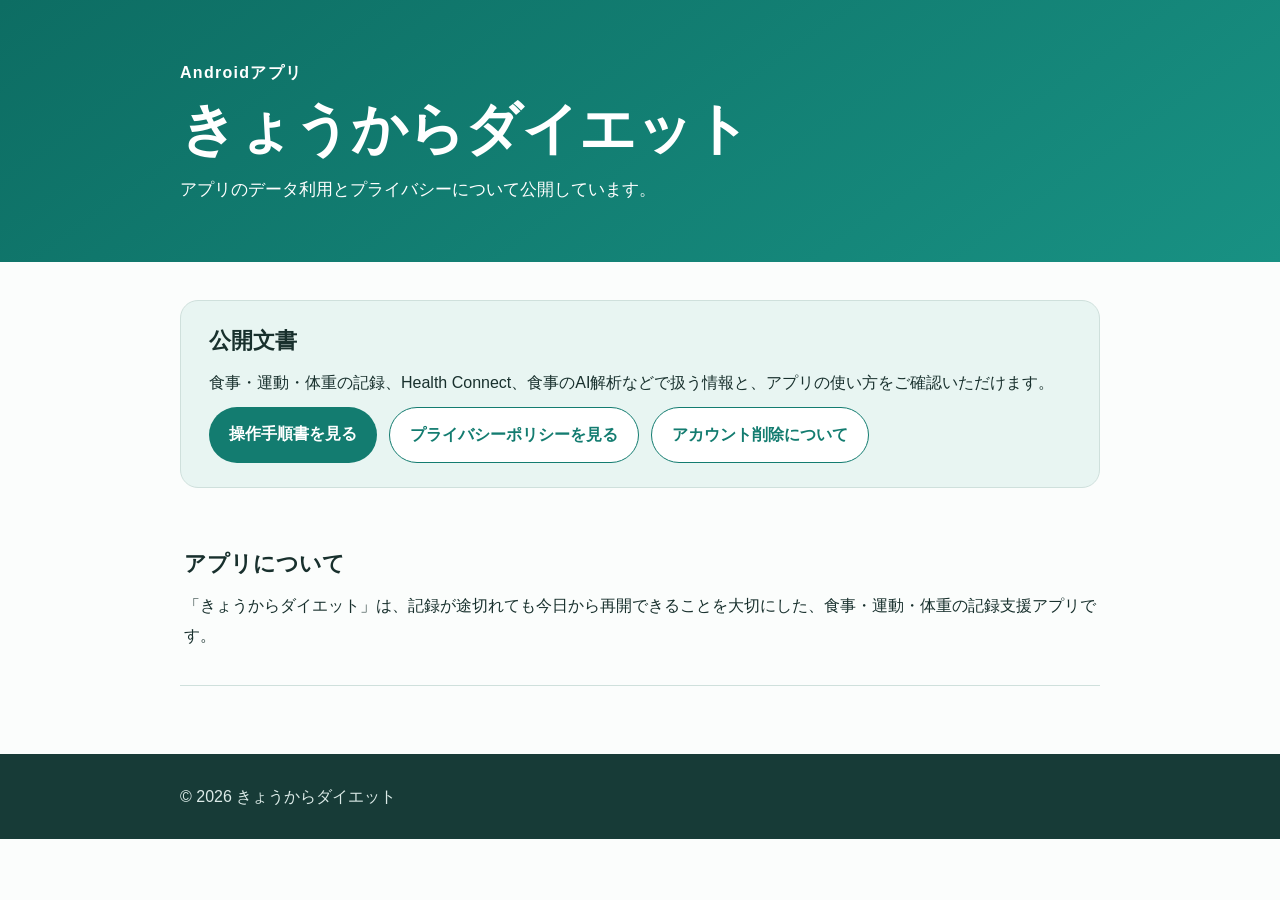
<file: index.html>
<!doctype html>
<html lang="ja">
<head>
  <meta charset="utf-8">
  <meta name="viewport" content="width=device-width, initial-scale=1">
  <meta name="description" content="Androidアプリ『きょうからダイエット』の公開文書">
  <meta name="theme-color" content="#137c70">
  <title>きょうからダイエット｜公開文書</title>
  <link rel="stylesheet" href="styles.css">
</head>
<body>
  <header class="hero"><div class="wrap"><p class="eyebrow">Androidアプリ</p><h1>きょうからダイエット</h1><p class="lead">アプリのデータ利用とプライバシーについて公開しています。</p></div></header>
  <main class="wrap policy">
    <section class="summary"><h2>公開文書</h2><p>食事・運動・体重の記録、Health Connect、食事のAI解析などで扱う情報と、アプリの使い方をご確認いただけます。</p><div class="actions"><a class="button" href="guide/">操作手順書を見る</a><a class="button secondary" href="privacy-policy/">プライバシーポリシーを見る</a><a class="button secondary" href="account-deletion/">アカウント削除について</a></div></section>
    <section><h2>アプリについて</h2><p>「きょうからダイエット」は、記録が途切れても今日から再開できることを大切にした、食事・運動・体重の記録支援アプリです。</p></section>
  </main>
  <footer><div class="wrap">© 2026 きょうからダイエット</div></footer>
</body>
</html>
</file>
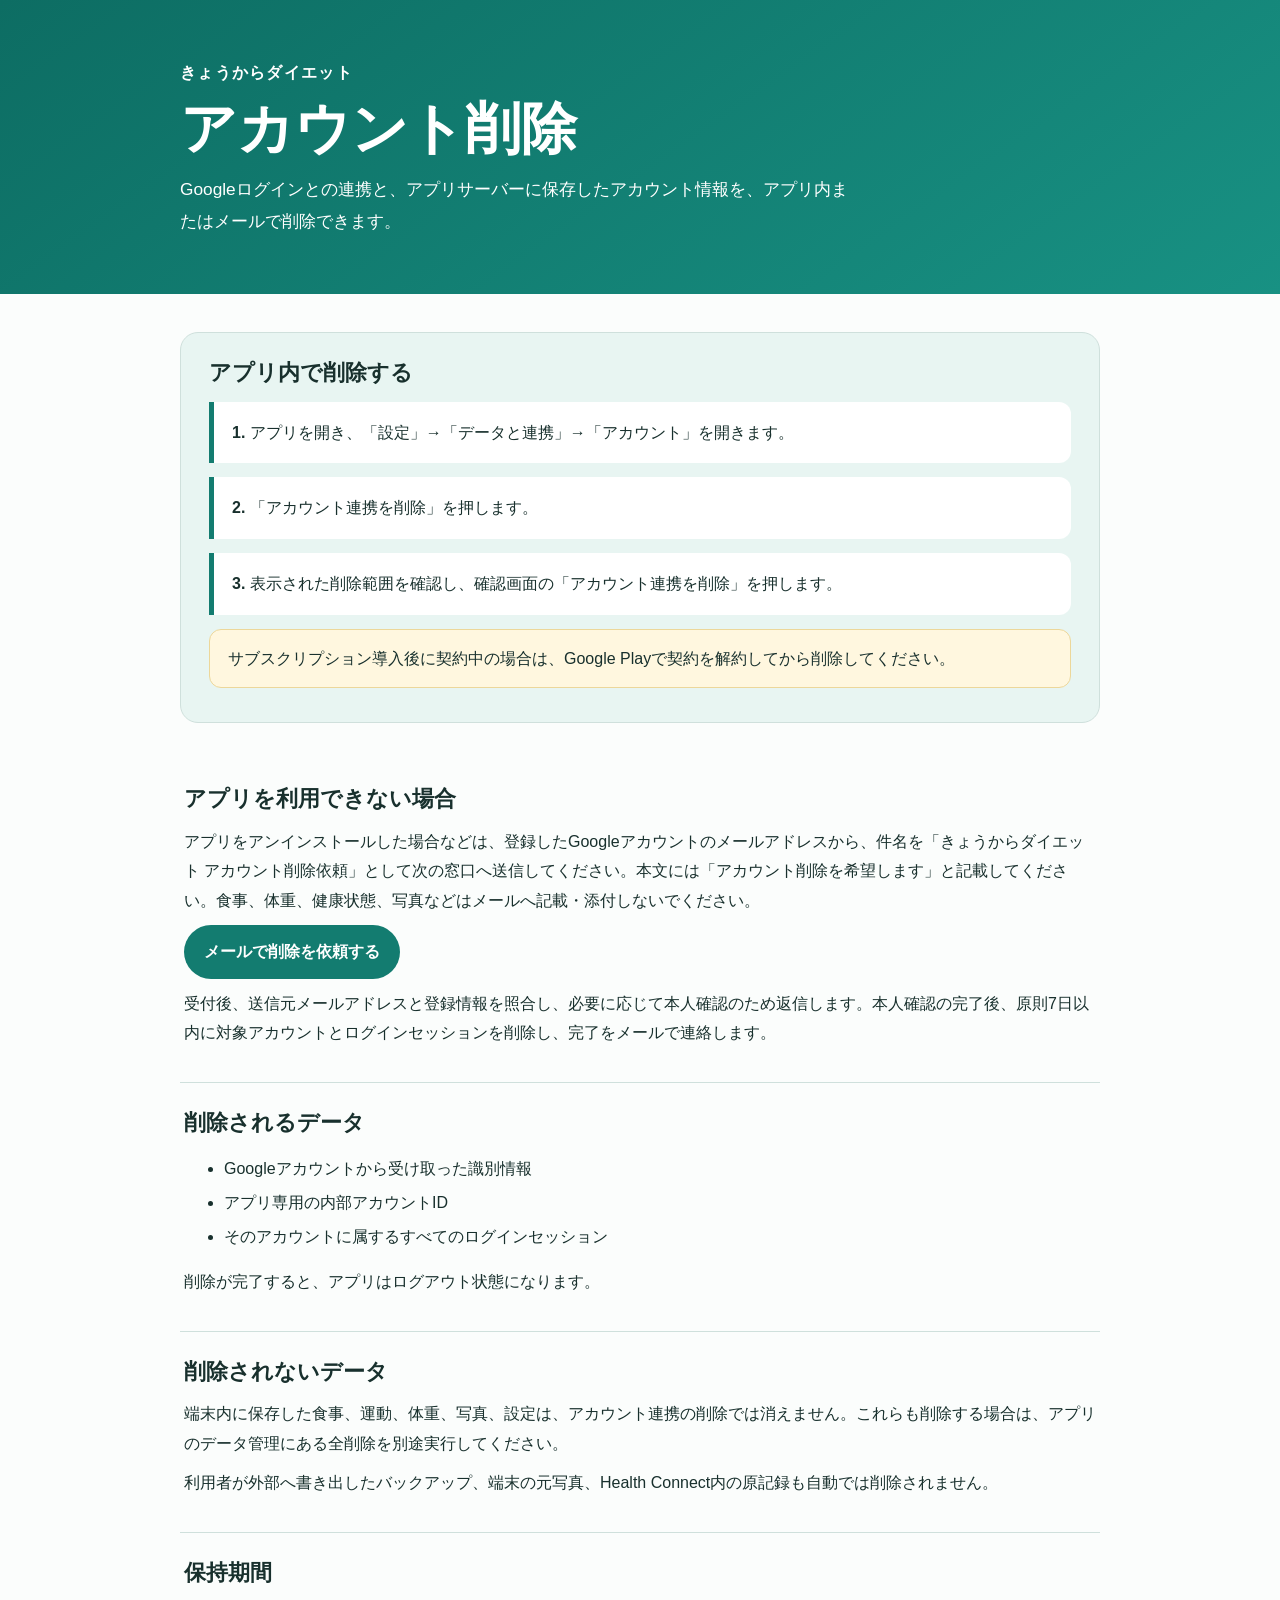
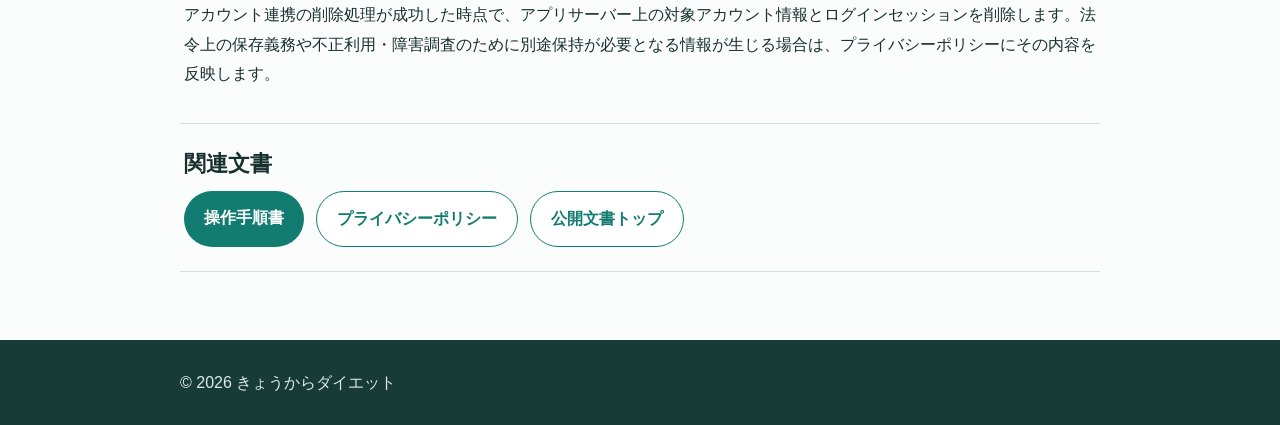
<file: account-deletion/index.html>
<!doctype html>
<html lang="ja">
<head>
  <meta charset="utf-8">
  <meta name="viewport" content="width=device-width, initial-scale=1">
  <meta name="description" content="Androidアプリ『きょうからダイエット』のアカウント削除手順">
  <meta name="theme-color" content="#137c70">
  <title>アカウント削除｜きょうからダイエット</title>
  <link rel="stylesheet" href="../styles.css">
</head>
<body>
  <header class="hero"><div class="wrap"><p class="eyebrow">きょうからダイエット</p><h1>アカウント削除</h1><p class="lead">Googleログインとの連携と、アプリサーバーに保存したアカウント情報を、アプリ内またはメールで削除できます。</p></div></header>
  <main class="wrap policy">
    <section class="summary"><h2>アプリ内で削除する</h2><div class="step"><strong>1.</strong> アプリを開き、「設定」→「データと連携」→「アカウント」を開きます。</div><div class="step"><strong>2.</strong> 「アカウント連携を削除」を押します。</div><div class="step"><strong>3.</strong> 表示された削除範囲を確認し、確認画面の「アカウント連携を削除」を押します。</div><p class="note">サブスクリプション導入後に契約中の場合は、Google Playで契約を解約してから削除してください。</p></section>
    <section><h2>アプリを利用できない場合</h2><p>アプリをアンインストールした場合などは、登録したGoogleアカウントのメールアドレスから、件名を「きょうからダイエット アカウント削除依頼」として次の窓口へ送信してください。本文には「アカウント削除を希望します」と記載してください。食事、体重、健康状態、写真などはメールへ記載・添付しないでください。</p><div class="actions"><a class="button" href="mailto:onpace1216@gmail.com?subject=%E3%81%8D%E3%82%87%E3%81%86%E3%81%8B%E3%82%89%E3%83%80%E3%82%A4%E3%82%A8%E3%83%83%E3%83%88%20%E3%82%A2%E3%82%AB%E3%82%A6%E3%83%B3%E3%83%88%E5%89%8A%E9%99%A4%E4%BE%9D%E9%A0%BC&body=%E3%82%A2%E3%82%AB%E3%82%A6%E3%83%B3%E3%83%88%E5%89%8A%E9%99%A4%E3%82%92%E5%B8%8C%E6%9C%9B%E3%81%97%E3%81%BE%E3%81%99%E3%80%82">メールで削除を依頼する</a></div><p>受付後、送信元メールアドレスと登録情報を照合し、必要に応じて本人確認のため返信します。本人確認の完了後、原則7日以内に対象アカウントとログインセッションを削除し、完了をメールで連絡します。</p></section>
    <section><h2>削除されるデータ</h2><ul><li>Googleアカウントから受け取った識別情報</li><li>アプリ専用の内部アカウントID</li><li>そのアカウントに属するすべてのログインセッション</li></ul><p>削除が完了すると、アプリはログアウト状態になります。</p></section>
    <section><h2>削除されないデータ</h2><p>端末内に保存した食事、運動、体重、写真、設定は、アカウント連携の削除では消えません。これらも削除する場合は、アプリのデータ管理にある全削除を別途実行してください。</p><p>利用者が外部へ書き出したバックアップ、端末の元写真、Health Connect内の原記録も自動では削除されません。</p></section>
    <section><h2>保持期間</h2><p>アカウント連携の削除処理が成功した時点で、アプリサーバー上の対象アカウント情報とログインセッションを削除します。法令上の保存義務や不正利用・障害調査のために別途保持が必要となる情報が生じる場合は、プライバシーポリシーにその内容を反映します。</p></section>
    <section><h2>関連文書</h2><div class="actions"><a class="button" href="../guide/">操作手順書</a><a class="button secondary" href="../privacy-policy/">プライバシーポリシー</a><a class="button secondary" href="../">公開文書トップ</a></div></section>
  </main>
  <footer><div class="wrap">© 2026 きょうからダイエット</div></footer>
</body>
</html>
</file>
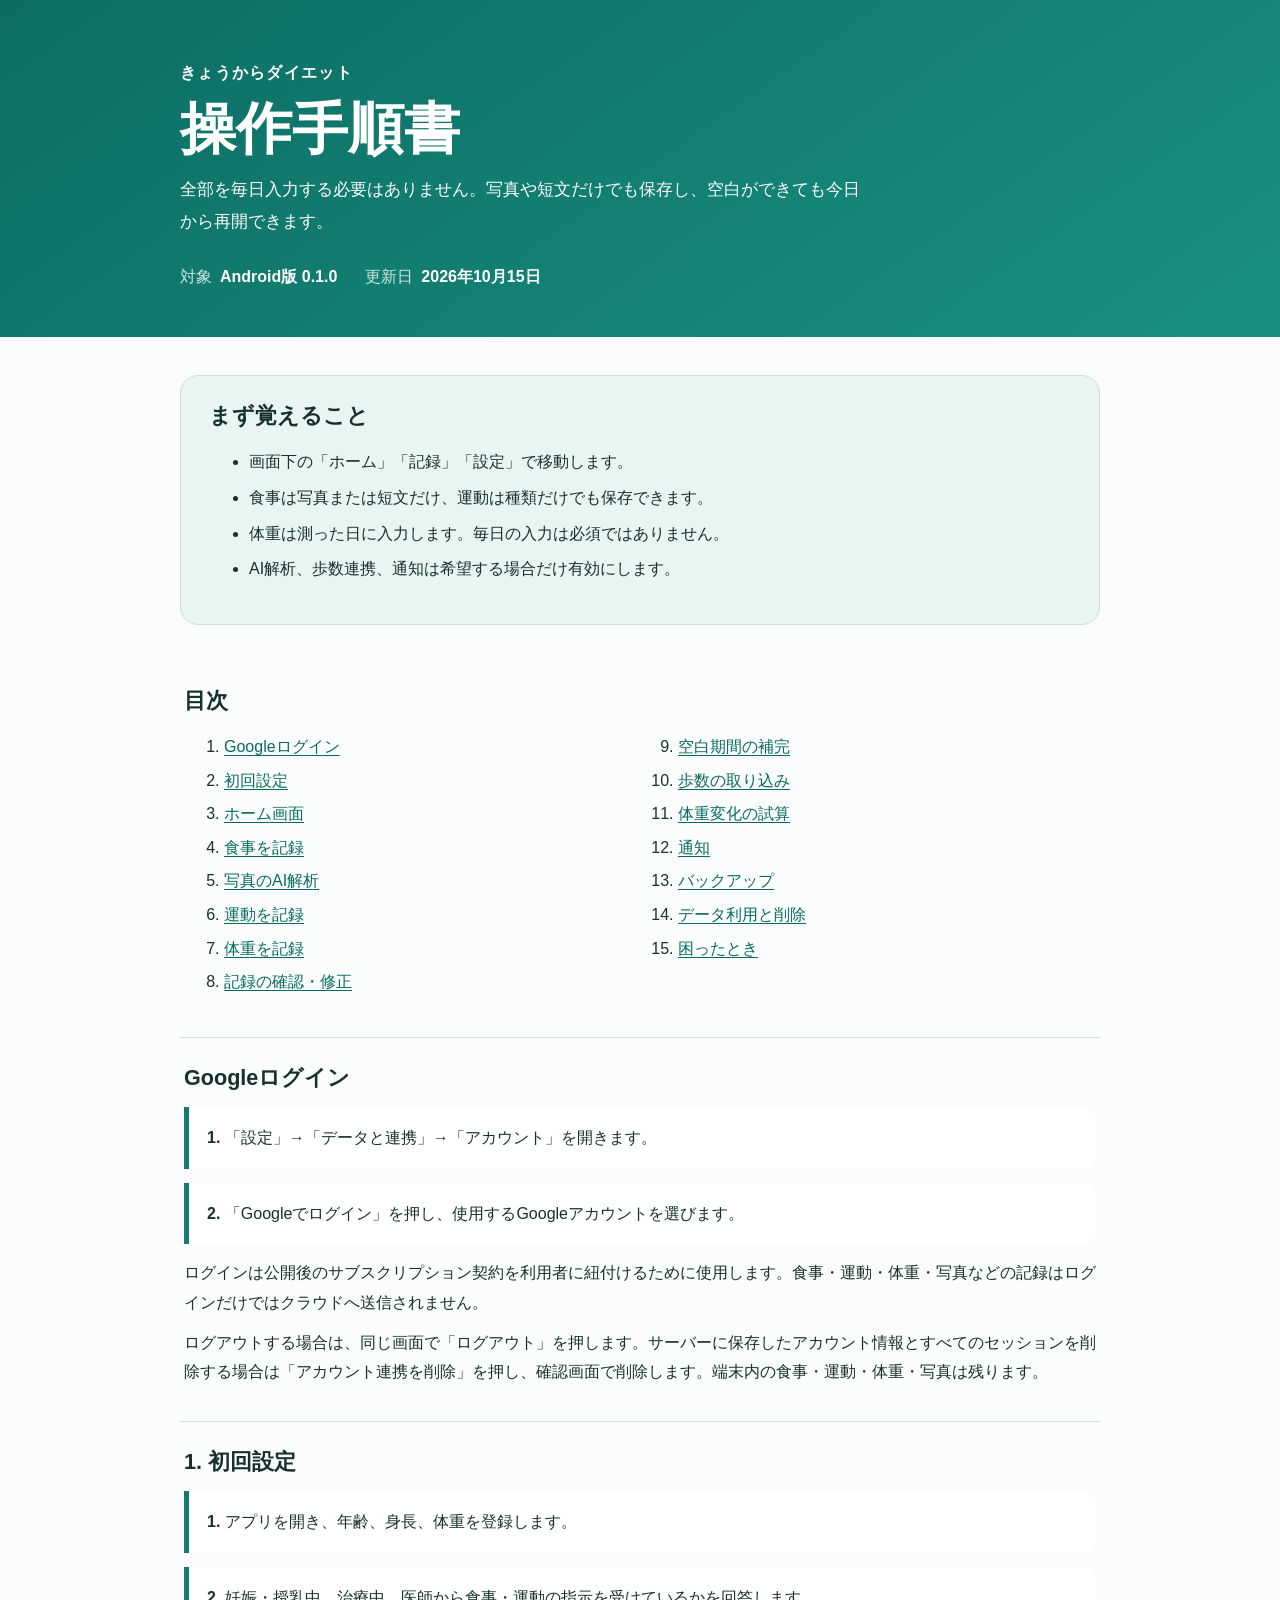
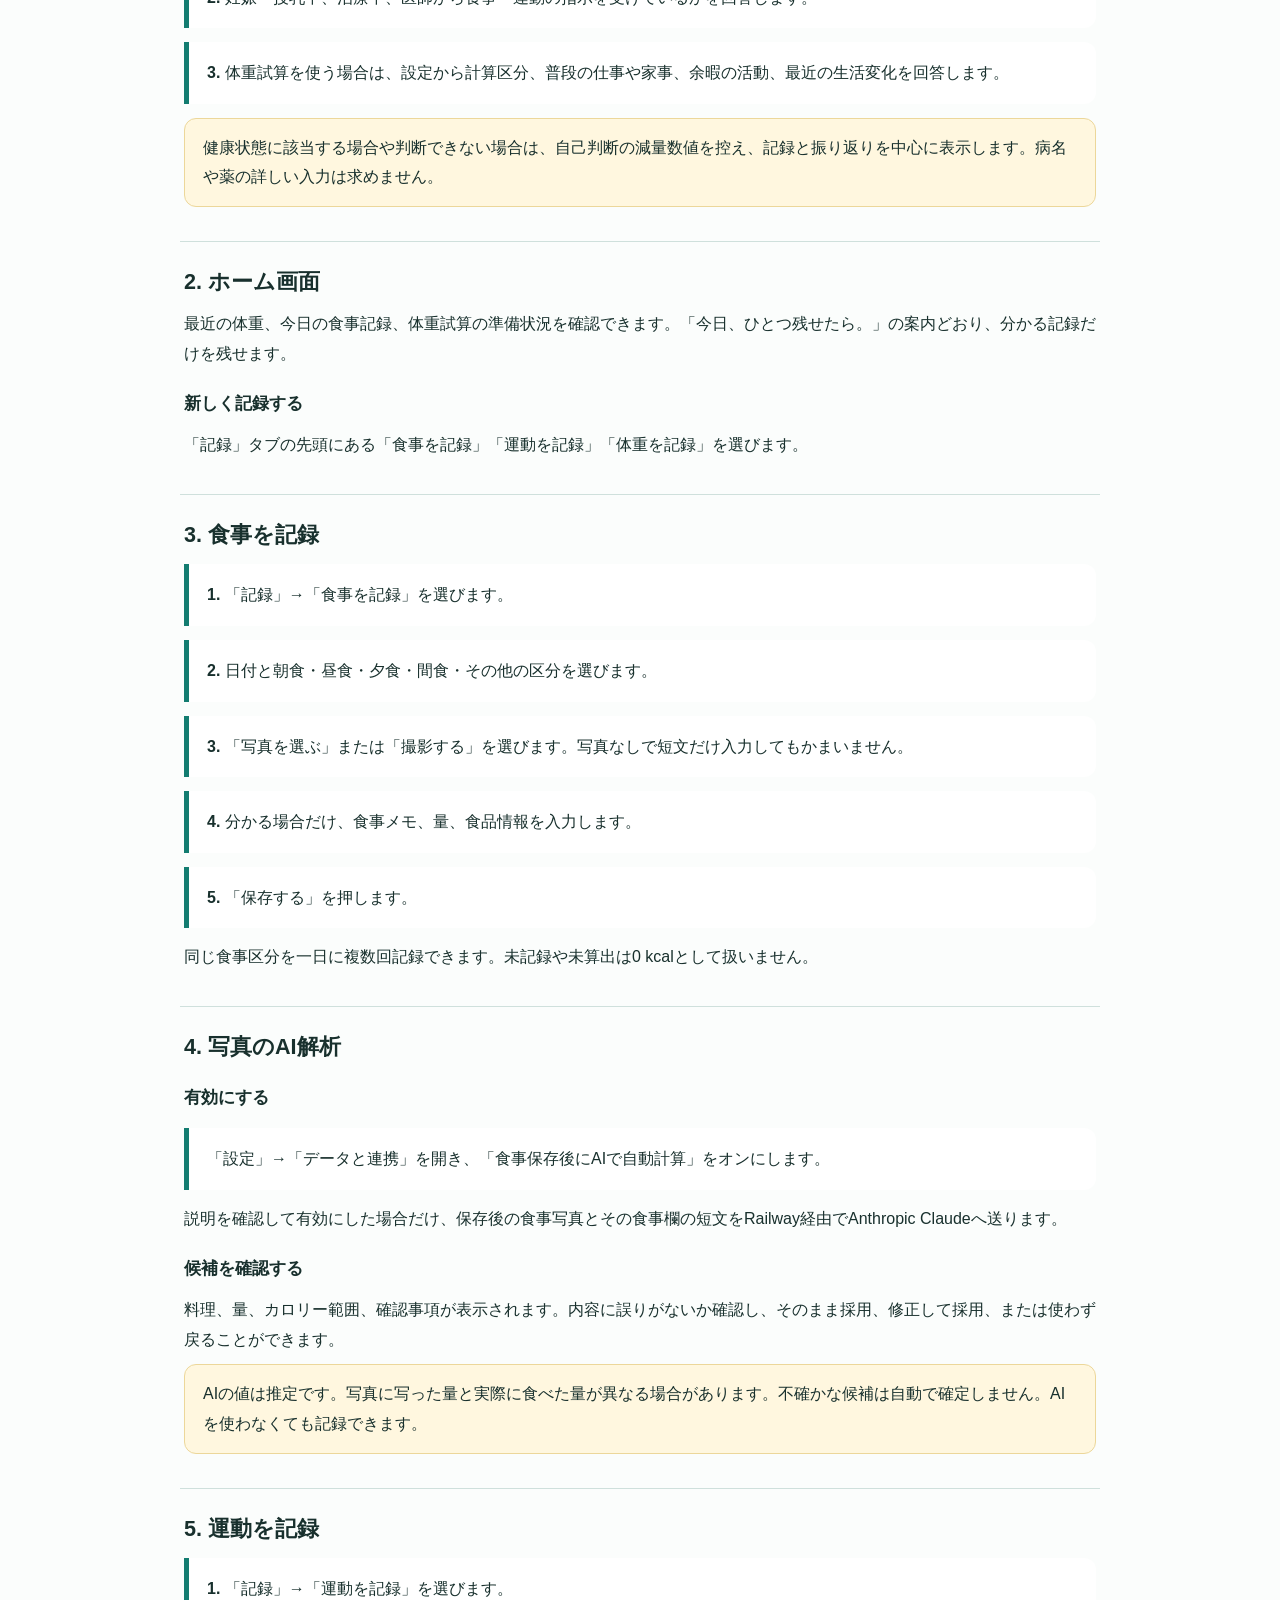
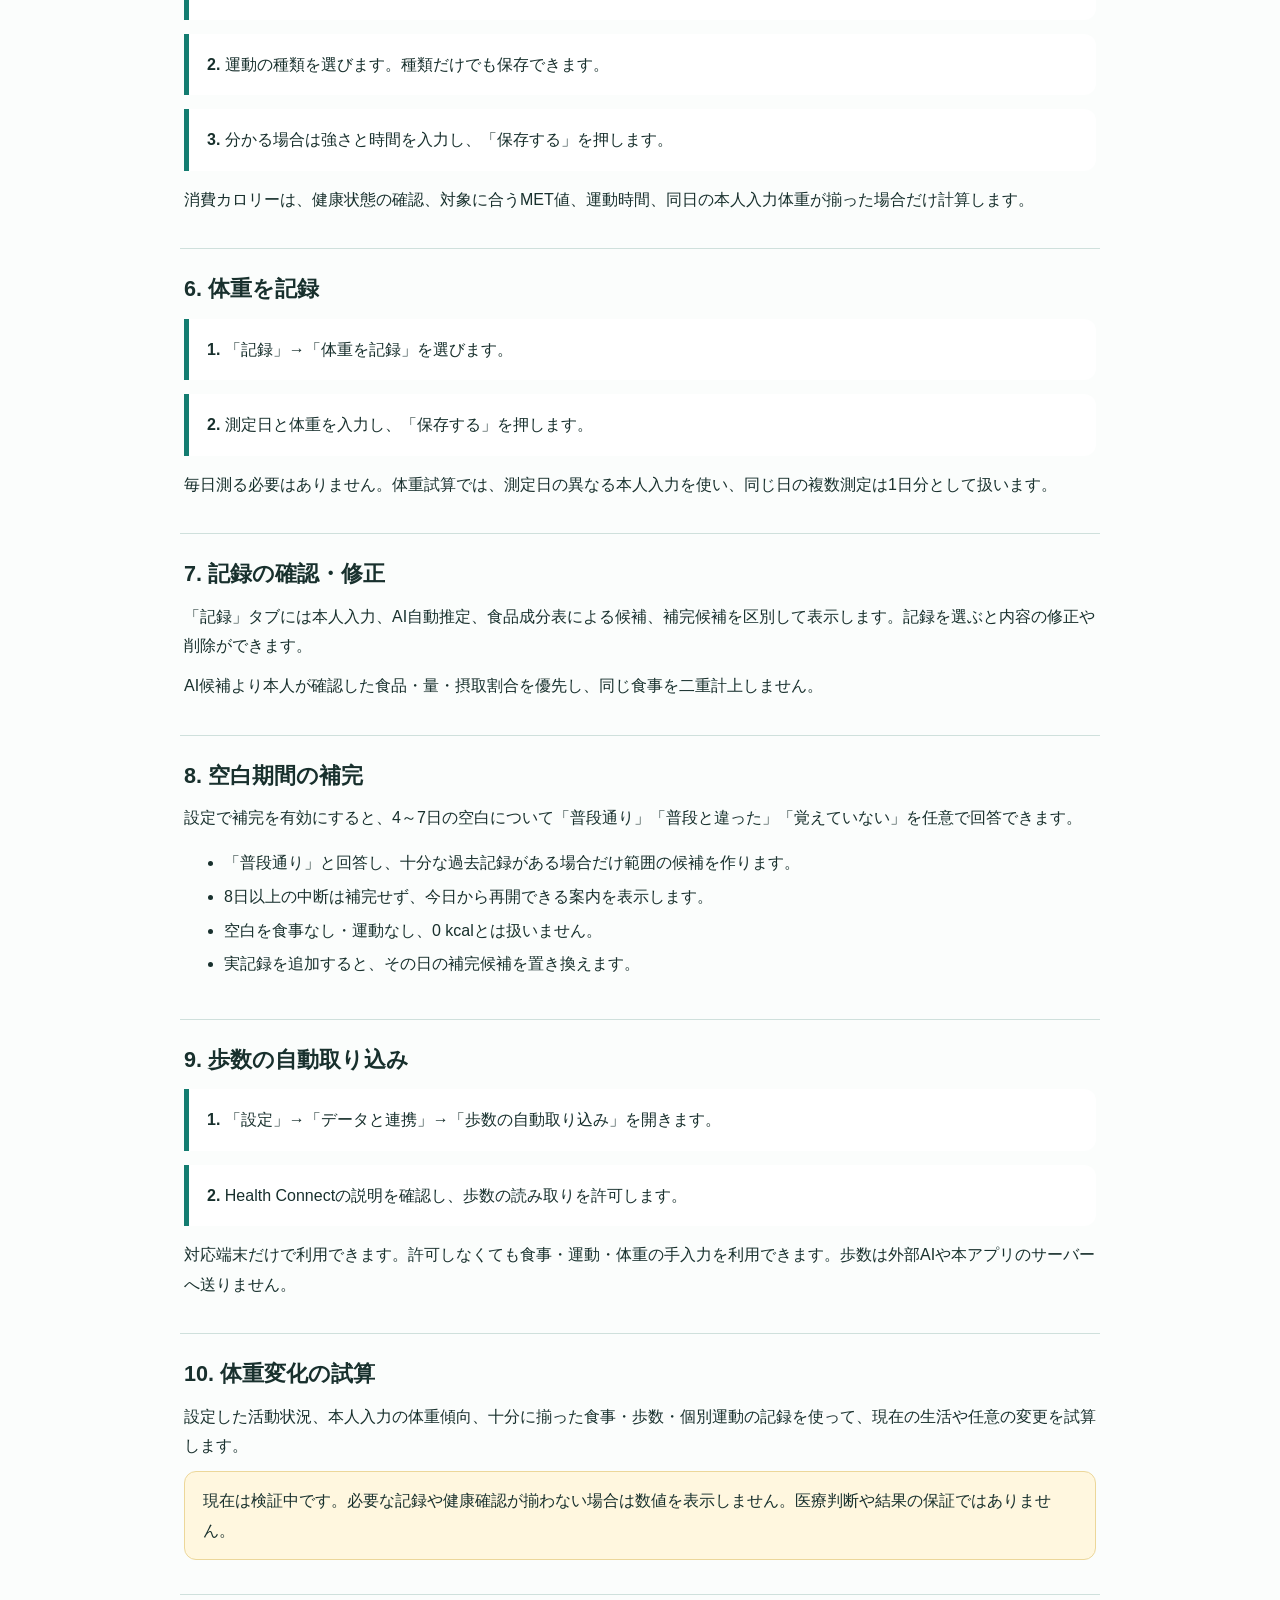
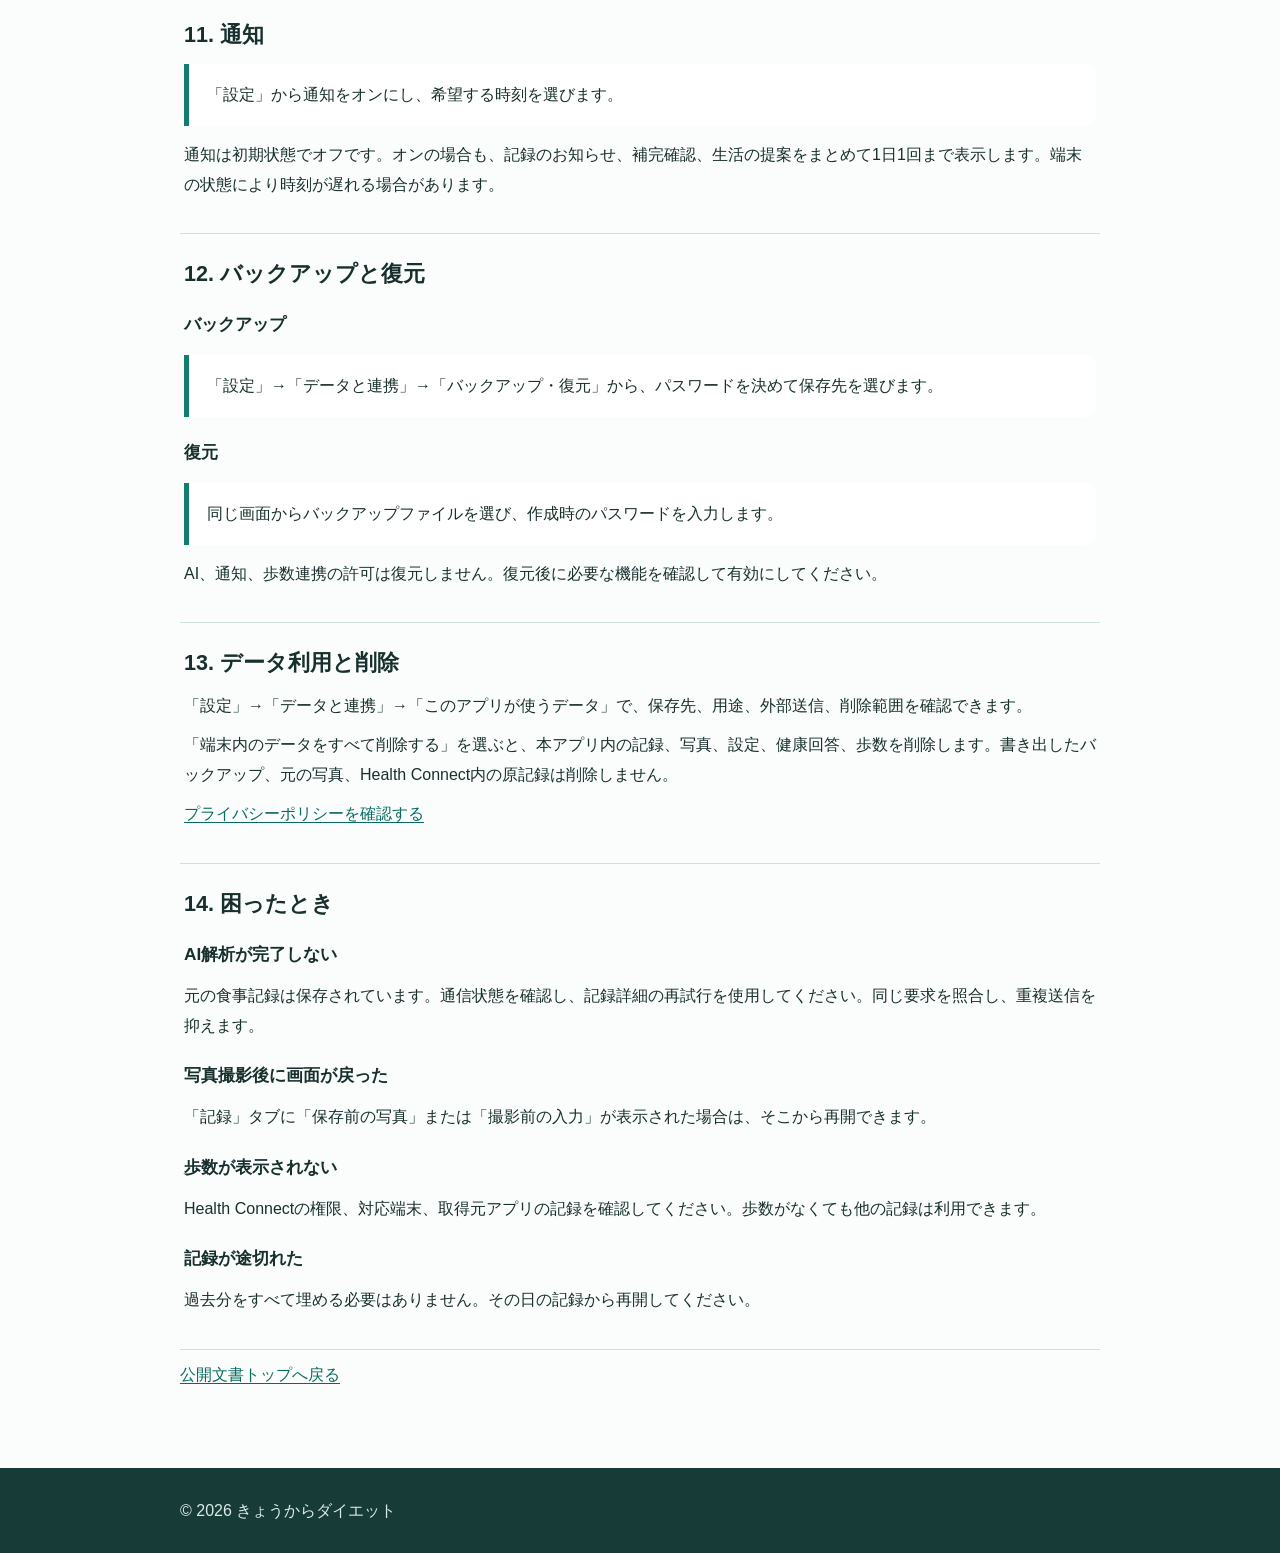
<file: guide/index.html>
<!doctype html>
<html lang="ja">
<head>
  <meta charset="utf-8">
  <meta name="viewport" content="width=device-width, initial-scale=1">
  <meta name="description" content="Androidアプリ『きょうからダイエット』の操作手順書">
  <meta name="theme-color" content="#137c70">
  <title>操作手順書｜きょうからダイエット</title>
  <link rel="stylesheet" href="../styles.css">
</head>
<body>
  <header class="hero"><div class="wrap"><p class="eyebrow">きょうからダイエット</p><h1>操作手順書</h1><p class="lead">全部を毎日入力する必要はありません。写真や短文だけでも保存し、空白ができても今日から再開できます。</p><dl class="dates"><div><dt>対象</dt><dd>Android版 0.1.0</dd></div><div><dt>更新日</dt><dd>2026年10月15日</dd></div></dl></div></header>
  <main class="wrap policy">
    <aside class="summary"><h2>まず覚えること</h2><ul><li>画面下の「ホーム」「記録」「設定」で移動します。</li><li>食事は写真または短文だけ、運動は種類だけでも保存できます。</li><li>体重は測った日に入力します。毎日の入力は必須ではありません。</li><li>AI解析、歩数連携、通知は希望する場合だけ有効にします。</li></ul></aside>

    <section><h2>目次</h2><ol class="toc"><li><a href="#account">Googleログイン</a></li><li><a href="#start">初回設定</a></li><li><a href="#home">ホーム画面</a></li><li><a href="#meal">食事を記録</a></li><li><a href="#ai">写真のAI解析</a></li><li><a href="#activity">運動を記録</a></li><li><a href="#weight">体重を記録</a></li><li><a href="#history">記録の確認・修正</a></li><li><a href="#gap">空白期間の補完</a></li><li><a href="#steps">歩数の取り込み</a></li><li><a href="#prediction">体重変化の試算</a></li><li><a href="#notification">通知</a></li><li><a href="#backup">バックアップ</a></li><li><a href="#privacy">データ利用と削除</a></li><li><a href="#trouble">困ったとき</a></li></ol></section>

    <section id="account"><h2>Googleログイン</h2><div class="step"><strong>1.</strong> 「設定」→「データと連携」→「アカウント」を開きます。</div><div class="step"><strong>2.</strong> 「Googleでログイン」を押し、使用するGoogleアカウントを選びます。</div><p>ログインは公開後のサブスクリプション契約を利用者に紐付けるために使用します。食事・運動・体重・写真などの記録はログインだけではクラウドへ送信されません。</p><p>ログアウトする場合は、同じ画面で「ログアウト」を押します。サーバーに保存したアカウント情報とすべてのセッションを削除する場合は「アカウント連携を削除」を押し、確認画面で削除します。端末内の食事・運動・体重・写真は残ります。</p></section>

    <section id="start"><h2>1. 初回設定</h2><div class="step"><strong>1.</strong> アプリを開き、年齢、身長、体重を登録します。</div><div class="step"><strong>2.</strong> 妊娠・授乳中、治療中、医師から食事・運動の指示を受けているかを回答します。</div><div class="step"><strong>3.</strong> 体重試算を使う場合は、設定から計算区分、普段の仕事や家事、余暇の活動、最近の生活変化を回答します。</div><p class="note">健康状態に該当する場合や判断できない場合は、自己判断の減量数値を控え、記録と振り返りを中心に表示します。病名や薬の詳しい入力は求めません。</p></section>

    <section id="home"><h2>2. ホーム画面</h2><p>最近の体重、今日の食事記録、体重試算の準備状況を確認できます。「今日、ひとつ残せたら。」の案内どおり、分かる記録だけを残せます。</p><h3>新しく記録する</h3><p>「記録」タブの先頭にある「食事を記録」「運動を記録」「体重を記録」を選びます。</p></section>

    <section id="meal"><h2>3. 食事を記録</h2><div class="step"><strong>1.</strong> 「記録」→「食事を記録」を選びます。</div><div class="step"><strong>2.</strong> 日付と朝食・昼食・夕食・間食・その他の区分を選びます。</div><div class="step"><strong>3.</strong> 「写真を選ぶ」または「撮影する」を選びます。写真なしで短文だけ入力してもかまいません。</div><div class="step"><strong>4.</strong> 分かる場合だけ、食事メモ、量、食品情報を入力します。</div><div class="step"><strong>5.</strong> 「保存する」を押します。</div><p>同じ食事区分を一日に複数回記録できます。未記録や未算出は0 kcalとして扱いません。</p></section>

    <section id="ai"><h2>4. 写真のAI解析</h2><h3>有効にする</h3><div class="step">「設定」→「データと連携」を開き、「食事保存後にAIで自動計算」をオンにします。</div><p>説明を確認して有効にした場合だけ、保存後の食事写真とその食事欄の短文をRailway経由でAnthropic Claudeへ送ります。</p><h3>候補を確認する</h3><p>料理、量、カロリー範囲、確認事項が表示されます。内容に誤りがないか確認し、そのまま採用、修正して採用、または使わず戻ることができます。</p><p class="note">AIの値は推定です。写真に写った量と実際に食べた量が異なる場合があります。不確かな候補は自動で確定しません。AIを使わなくても記録できます。</p></section>

    <section id="activity"><h2>5. 運動を記録</h2><div class="step"><strong>1.</strong> 「記録」→「運動を記録」を選びます。</div><div class="step"><strong>2.</strong> 運動の種類を選びます。種類だけでも保存できます。</div><div class="step"><strong>3.</strong> 分かる場合は強さと時間を入力し、「保存する」を押します。</div><p>消費カロリーは、健康状態の確認、対象に合うMET値、運動時間、同日の本人入力体重が揃った場合だけ計算します。</p></section>

    <section id="weight"><h2>6. 体重を記録</h2><div class="step"><strong>1.</strong> 「記録」→「体重を記録」を選びます。</div><div class="step"><strong>2.</strong> 測定日と体重を入力し、「保存する」を押します。</div><p>毎日測る必要はありません。体重試算では、測定日の異なる本人入力を使い、同じ日の複数測定は1日分として扱います。</p></section>

    <section id="history"><h2>7. 記録の確認・修正</h2><p>「記録」タブには本人入力、AI自動推定、食品成分表による候補、補完候補を区別して表示します。記録を選ぶと内容の修正や削除ができます。</p><p>AI候補より本人が確認した食品・量・摂取割合を優先し、同じ食事を二重計上しません。</p></section>

    <section id="gap"><h2>8. 空白期間の補完</h2><p>設定で補完を有効にすると、4～7日の空白について「普段通り」「普段と違った」「覚えていない」を任意で回答できます。</p><ul><li>「普段通り」と回答し、十分な過去記録がある場合だけ範囲の候補を作ります。</li><li>8日以上の中断は補完せず、今日から再開できる案内を表示します。</li><li>空白を食事なし・運動なし、0 kcalとは扱いません。</li><li>実記録を追加すると、その日の補完候補を置き換えます。</li></ul></section>

    <section id="steps"><h2>9. 歩数の自動取り込み</h2><div class="step"><strong>1.</strong> 「設定」→「データと連携」→「歩数の自動取り込み」を開きます。</div><div class="step"><strong>2.</strong> Health Connectの説明を確認し、歩数の読み取りを許可します。</div><p>対応端末だけで利用できます。許可しなくても食事・運動・体重の手入力を利用できます。歩数は外部AIや本アプリのサーバーへ送りません。</p></section>

    <section id="prediction"><h2>10. 体重変化の試算</h2><p>設定した活動状況、本人入力の体重傾向、十分に揃った食事・歩数・個別運動の記録を使って、現在の生活や任意の変更を試算します。</p><p class="note">現在は検証中です。必要な記録や健康確認が揃わない場合は数値を表示しません。医療判断や結果の保証ではありません。</p></section>

    <section id="notification"><h2>11. 通知</h2><div class="step">「設定」から通知をオンにし、希望する時刻を選びます。</div><p>通知は初期状態でオフです。オンの場合も、記録のお知らせ、補完確認、生活の提案をまとめて1日1回まで表示します。端末の状態により時刻が遅れる場合があります。</p></section>

    <section id="backup"><h2>12. バックアップと復元</h2><h3>バックアップ</h3><div class="step">「設定」→「データと連携」→「バックアップ・復元」から、パスワードを決めて保存先を選びます。</div><h3>復元</h3><div class="step">同じ画面からバックアップファイルを選び、作成時のパスワードを入力します。</div><p>AI、通知、歩数連携の許可は復元しません。復元後に必要な機能を確認して有効にしてください。</p></section>

    <section id="privacy"><h2>13. データ利用と削除</h2><p>「設定」→「データと連携」→「このアプリが使うデータ」で、保存先、用途、外部送信、削除範囲を確認できます。</p><p>「端末内のデータをすべて削除する」を選ぶと、本アプリ内の記録、写真、設定、健康回答、歩数を削除します。書き出したバックアップ、元の写真、Health Connect内の原記録は削除しません。</p><p><a href="../privacy-policy/">プライバシーポリシーを確認する</a></p></section>

    <section id="trouble"><h2>14. 困ったとき</h2><h3>AI解析が完了しない</h3><p>元の食事記録は保存されています。通信状態を確認し、記録詳細の再試行を使用してください。同じ要求を照合し、重複送信を抑えます。</p><h3>写真撮影後に画面が戻った</h3><p>「記録」タブに「保存前の写真」または「撮影前の入力」が表示された場合は、そこから再開できます。</p><h3>歩数が表示されない</h3><p>Health Connectの権限、対応端末、取得元アプリの記録を確認してください。歩数がなくても他の記録は利用できます。</p><h3>記録が途切れた</h3><p>過去分をすべて埋める必要はありません。その日の記録から再開してください。</p></section>

    <p><a href="../">公開文書トップへ戻る</a></p>
  </main>
  <footer><div class="wrap">© 2026 きょうからダイエット</div></footer>
</body>
</html>
</file>
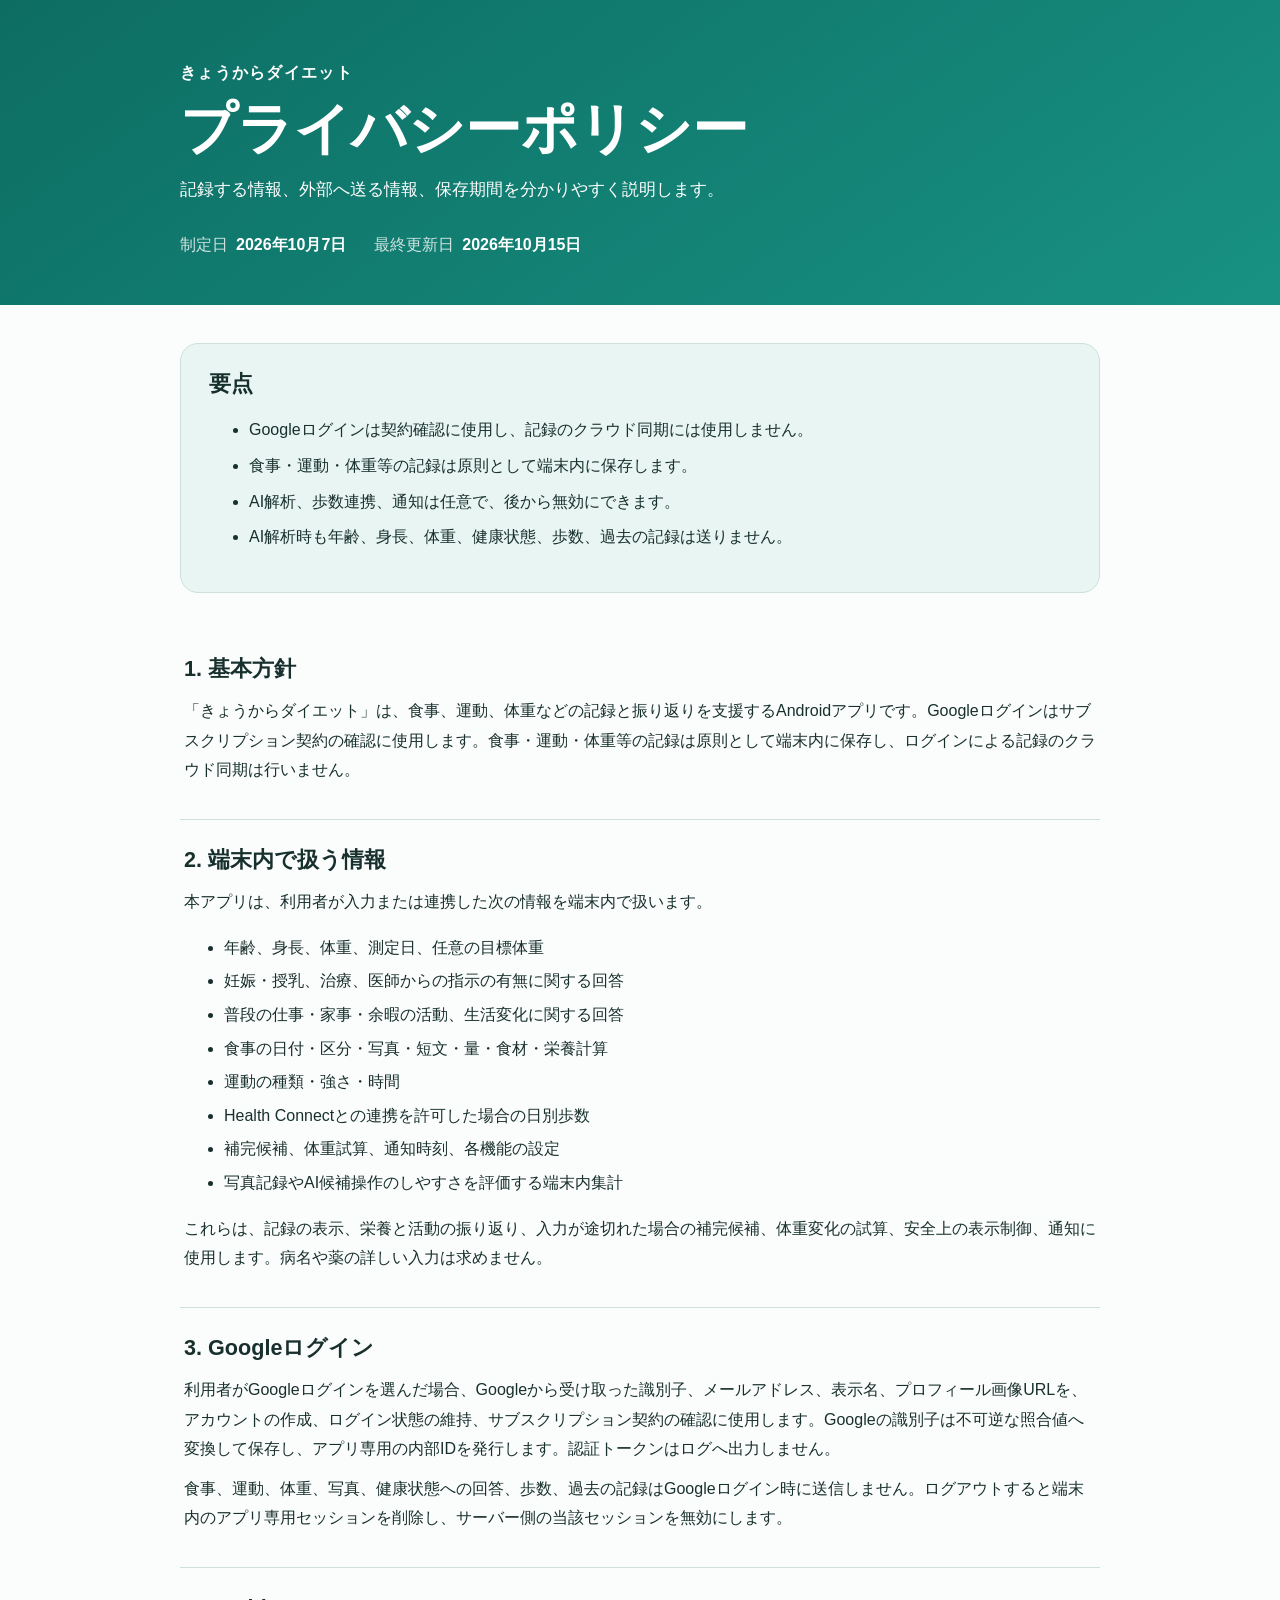
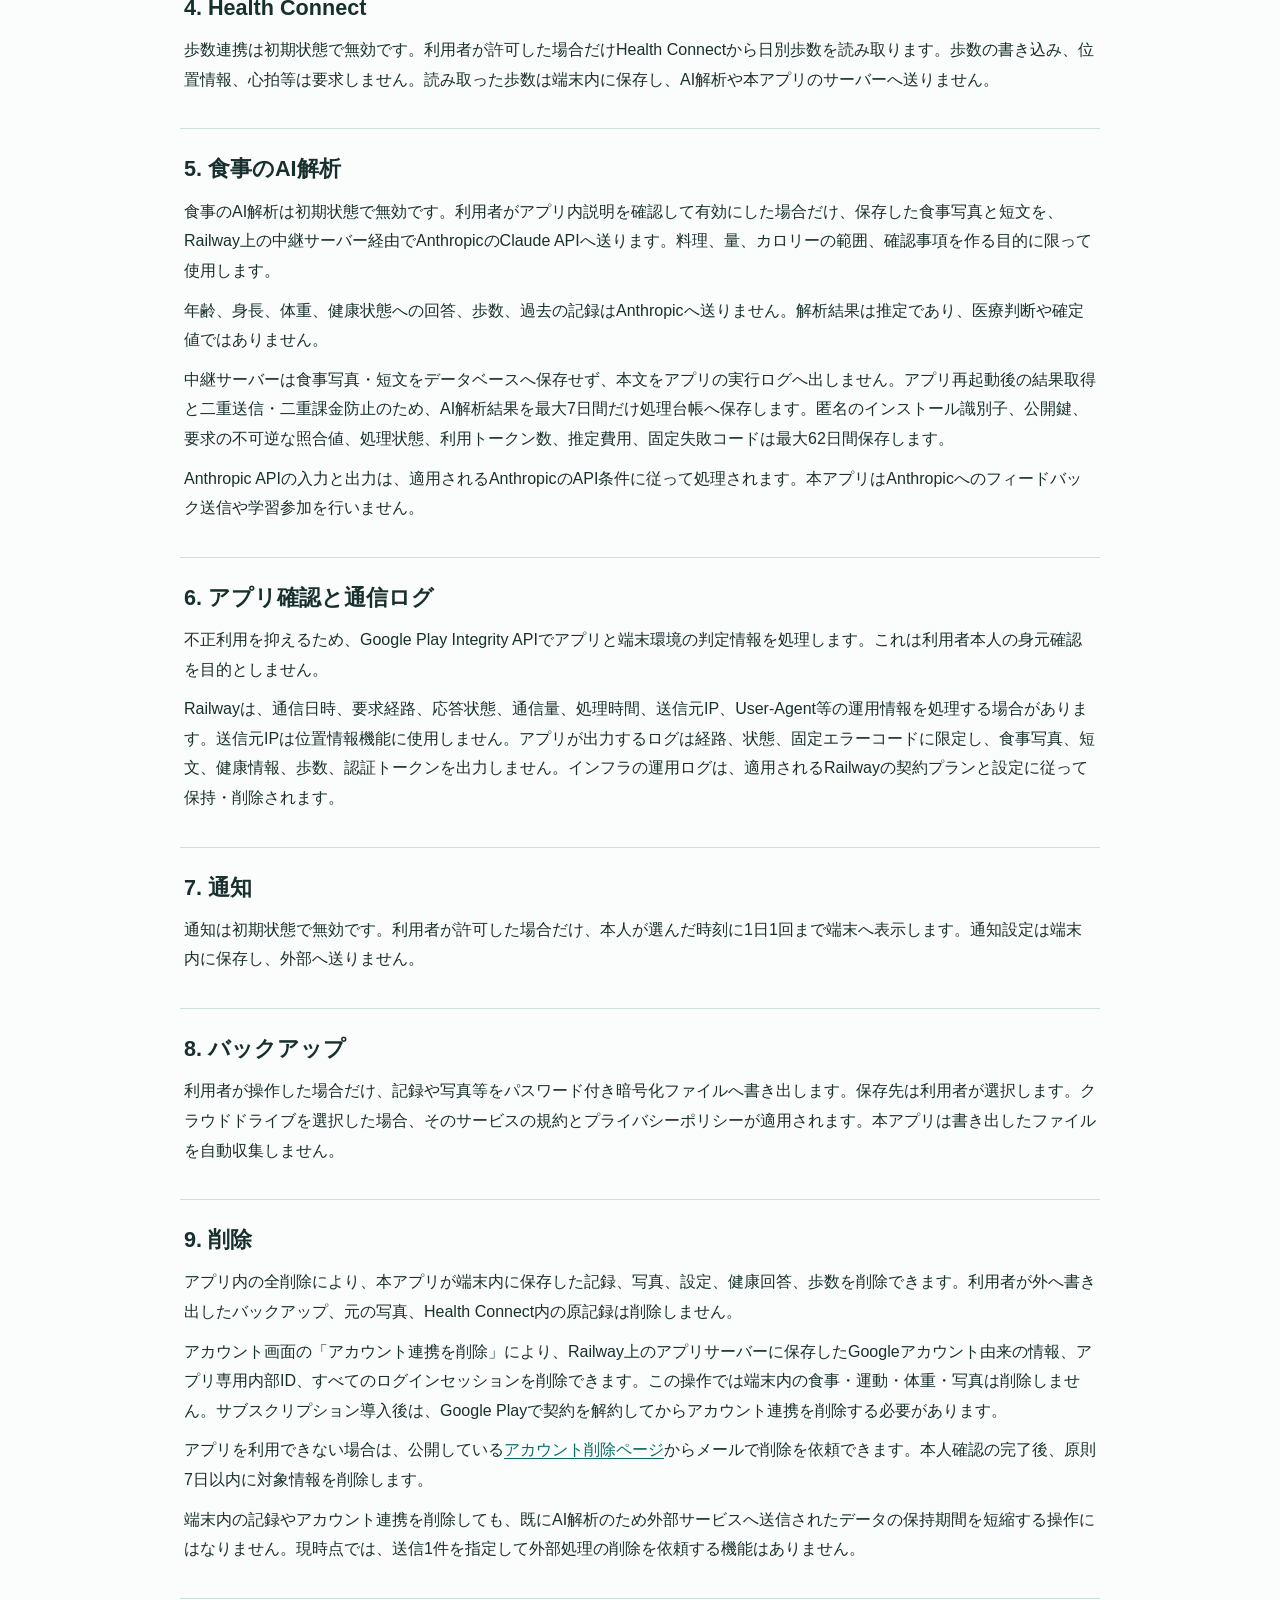
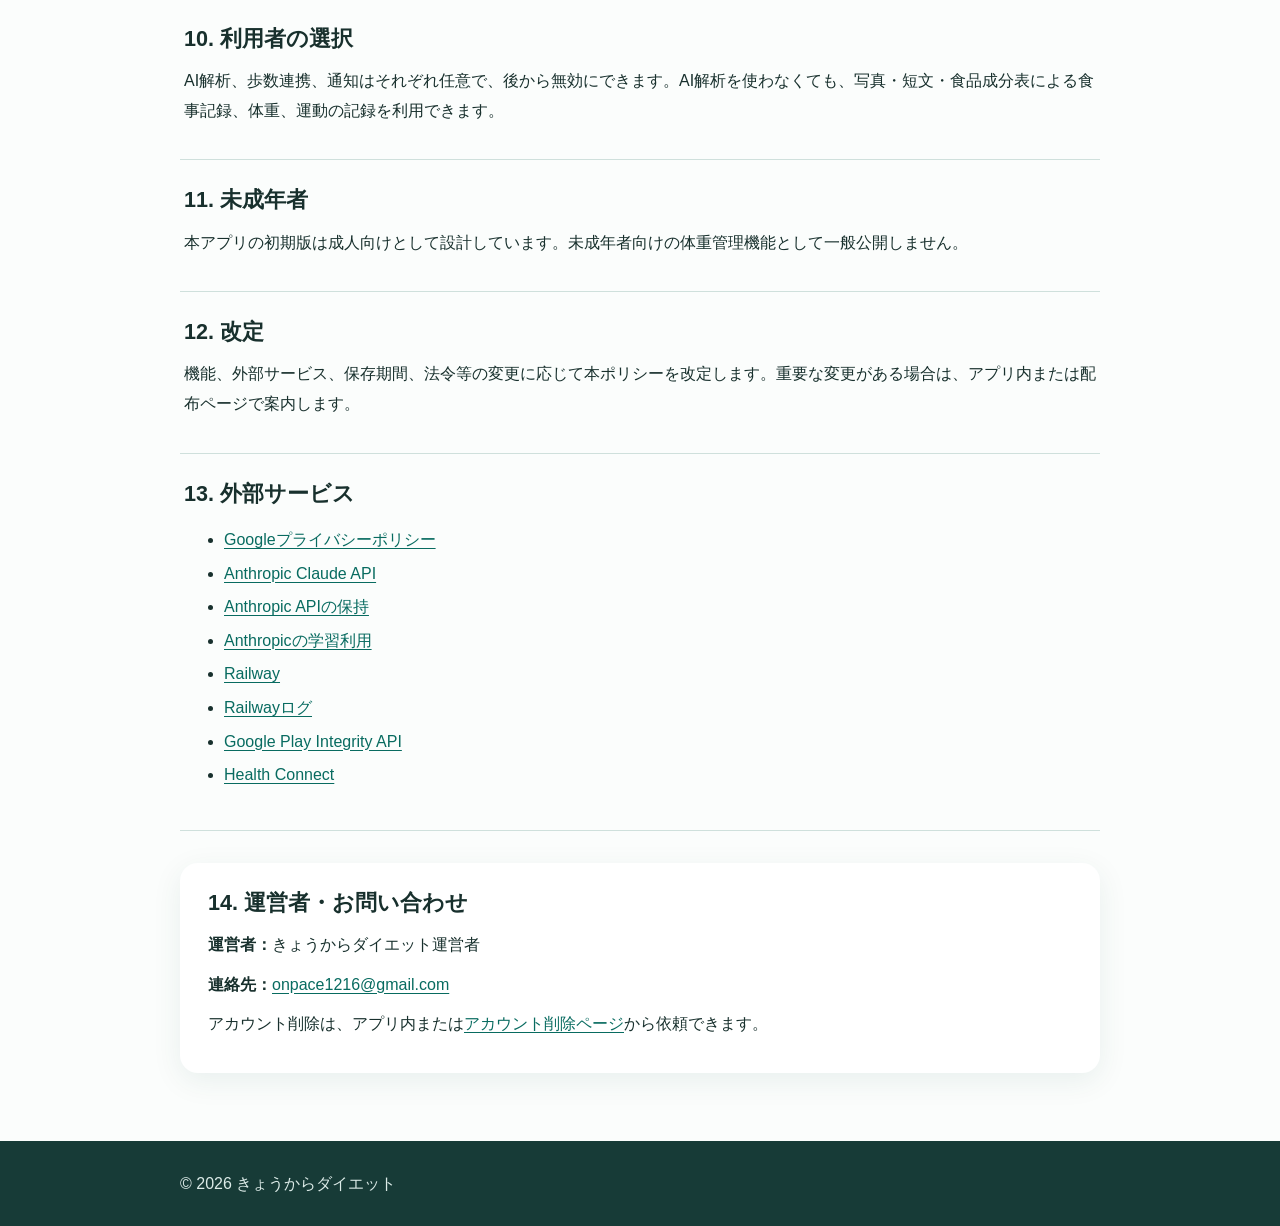
<file: privacy-policy/index.html>
<!doctype html>
<html lang="ja">
<head>
  <meta charset="utf-8">
  <meta name="viewport" content="width=device-width, initial-scale=1">
  <meta name="description" content="Androidアプリ『きょうからダイエット』のプライバシーポリシー">
  <meta name="theme-color" content="#137c70">
  <title>プライバシーポリシー｜きょうからダイエット</title>
  <link rel="stylesheet" href="../styles.css">
</head>
<body>
  <header class="hero">
    <div class="wrap">
      <p class="eyebrow">きょうからダイエット</p>
      <h1>プライバシーポリシー</h1>
      <p class="lead">記録する情報、外部へ送る情報、保存期間を分かりやすく説明します。</p>
      <dl class="dates"><div><dt>制定日</dt><dd>2026年10月7日</dd></div><div><dt>最終更新日</dt><dd>2026年10月15日</dd></div></dl>
    </div>
  </header>

  <main class="wrap policy">
    <aside class="summary" aria-label="要点">
      <h2>要点</h2>
      <ul>
        <li>Googleログインは契約確認に使用し、記録のクラウド同期には使用しません。</li>
        <li>食事・運動・体重等の記録は原則として端末内に保存します。</li>
        <li>AI解析、歩数連携、通知は任意で、後から無効にできます。</li>
        <li>AI解析時も年齢、身長、体重、健康状態、歩数、過去の記録は送りません。</li>
      </ul>
    </aside>

    <section><h2>1. 基本方針</h2><p>「きょうからダイエット」は、食事、運動、体重などの記録と振り返りを支援するAndroidアプリです。Googleログインはサブスクリプション契約の確認に使用します。食事・運動・体重等の記録は原則として端末内に保存し、ログインによる記録のクラウド同期は行いません。</p></section>

    <section><h2>2. 端末内で扱う情報</h2><p>本アプリは、利用者が入力または連携した次の情報を端末内で扱います。</p><ul><li>年齢、身長、体重、測定日、任意の目標体重</li><li>妊娠・授乳、治療、医師からの指示の有無に関する回答</li><li>普段の仕事・家事・余暇の活動、生活変化に関する回答</li><li>食事の日付・区分・写真・短文・量・食材・栄養計算</li><li>運動の種類・強さ・時間</li><li>Health Connectとの連携を許可した場合の日別歩数</li><li>補完候補、体重試算、通知時刻、各機能の設定</li><li>写真記録やAI候補操作のしやすさを評価する端末内集計</li></ul><p>これらは、記録の表示、栄養と活動の振り返り、入力が途切れた場合の補完候補、体重変化の試算、安全上の表示制御、通知に使用します。病名や薬の詳しい入力は求めません。</p></section>

    <section><h2>3. Googleログイン</h2><p>利用者がGoogleログインを選んだ場合、Googleから受け取った識別子、メールアドレス、表示名、プロフィール画像URLを、アカウントの作成、ログイン状態の維持、サブスクリプション契約の確認に使用します。Googleの識別子は不可逆な照合値へ変換して保存し、アプリ専用の内部IDを発行します。認証トークンはログへ出力しません。</p><p>食事、運動、体重、写真、健康状態への回答、歩数、過去の記録はGoogleログイン時に送信しません。ログアウトすると端末内のアプリ専用セッションを削除し、サーバー側の当該セッションを無効にします。</p></section>

    <section><h2>4. Health Connect</h2><p>歩数連携は初期状態で無効です。利用者が許可した場合だけHealth Connectから日別歩数を読み取ります。歩数の書き込み、位置情報、心拍等は要求しません。読み取った歩数は端末内に保存し、AI解析や本アプリのサーバーへ送りません。</p></section>

    <section><h2>5. 食事のAI解析</h2><p>食事のAI解析は初期状態で無効です。利用者がアプリ内説明を確認して有効にした場合だけ、保存した食事写真と短文を、Railway上の中継サーバー経由でAnthropicのClaude APIへ送ります。料理、量、カロリーの範囲、確認事項を作る目的に限って使用します。</p><p>年齢、身長、体重、健康状態への回答、歩数、過去の記録はAnthropicへ送りません。解析結果は推定であり、医療判断や確定値ではありません。</p><p>中継サーバーは食事写真・短文をデータベースへ保存せず、本文をアプリの実行ログへ出しません。アプリ再起動後の結果取得と二重送信・二重課金防止のため、AI解析結果を最大7日間だけ処理台帳へ保存します。匿名のインストール識別子、公開鍵、要求の不可逆な照合値、処理状態、利用トークン数、推定費用、固定失敗コードは最大62日間保存します。</p><p>Anthropic APIの入力と出力は、適用されるAnthropicのAPI条件に従って処理されます。本アプリはAnthropicへのフィードバック送信や学習参加を行いません。</p></section>

    <section><h2>6. アプリ確認と通信ログ</h2><p>不正利用を抑えるため、Google Play Integrity APIでアプリと端末環境の判定情報を処理します。これは利用者本人の身元確認を目的としません。</p><p>Railwayは、通信日時、要求経路、応答状態、通信量、処理時間、送信元IP、User-Agent等の運用情報を処理する場合があります。送信元IPは位置情報機能に使用しません。アプリが出力するログは経路、状態、固定エラーコードに限定し、食事写真、短文、健康情報、歩数、認証トークンを出力しません。インフラの運用ログは、適用されるRailwayの契約プランと設定に従って保持・削除されます。</p></section>

    <section><h2>7. 通知</h2><p>通知は初期状態で無効です。利用者が許可した場合だけ、本人が選んだ時刻に1日1回まで端末へ表示します。通知設定は端末内に保存し、外部へ送りません。</p></section>

    <section><h2>8. バックアップ</h2><p>利用者が操作した場合だけ、記録や写真等をパスワード付き暗号化ファイルへ書き出します。保存先は利用者が選択します。クラウドドライブを選択した場合、そのサービスの規約とプライバシーポリシーが適用されます。本アプリは書き出したファイルを自動収集しません。</p></section>

    <section><h2>9. 削除</h2><p>アプリ内の全削除により、本アプリが端末内に保存した記録、写真、設定、健康回答、歩数を削除できます。利用者が外へ書き出したバックアップ、元の写真、Health Connect内の原記録は削除しません。</p><p>アカウント画面の「アカウント連携を削除」により、Railway上のアプリサーバーに保存したGoogleアカウント由来の情報、アプリ専用内部ID、すべてのログインセッションを削除できます。この操作では端末内の食事・運動・体重・写真は削除しません。サブスクリプション導入後は、Google Playで契約を解約してからアカウント連携を削除する必要があります。</p><p>アプリを利用できない場合は、公開している<a href="../account-deletion/">アカウント削除ページ</a>からメールで削除を依頼できます。本人確認の完了後、原則7日以内に対象情報を削除します。</p><p>端末内の記録やアカウント連携を削除しても、既にAI解析のため外部サービスへ送信されたデータの保持期間を短縮する操作にはなりません。現時点では、送信1件を指定して外部処理の削除を依頼する機能はありません。</p></section>

    <section><h2>10. 利用者の選択</h2><p>AI解析、歩数連携、通知はそれぞれ任意で、後から無効にできます。AI解析を使わなくても、写真・短文・食品成分表による食事記録、体重、運動の記録を利用できます。</p></section>

    <section><h2>11. 未成年者</h2><p>本アプリの初期版は成人向けとして設計しています。未成年者向けの体重管理機能として一般公開しません。</p></section>

    <section><h2>12. 改定</h2><p>機能、外部サービス、保存期間、法令等の変更に応じて本ポリシーを改定します。重要な変更がある場合は、アプリ内または配布ページで案内します。</p></section>

    <section><h2>13. 外部サービス</h2><ul class="links"><li><a href="https://policies.google.com/privacy" rel="noopener">Googleプライバシーポリシー</a></li><li><a href="https://www.anthropic.com/" rel="noopener">Anthropic Claude API</a></li><li><a href="https://privacy.claude.com/en/articles/7996866-how-long-do-you-store-my-organization-s-data" rel="noopener">Anthropic APIの保持</a></li><li><a href="https://privacy.claude.com/en/articles/7996868-is-my-data-used-for-model-training" rel="noopener">Anthropicの学習利用</a></li><li><a href="https://railway.com/" rel="noopener">Railway</a></li><li><a href="https://docs.railway.com/observability/logs" rel="noopener">Railwayログ</a></li><li><a href="https://developer.android.com/google/play/integrity" rel="noopener">Google Play Integrity API</a></li><li><a href="https://developer.android.com/health-and-fitness/guides/health-connect" rel="noopener">Health Connect</a></li></ul></section>

    <section class="contact"><h2>14. 運営者・お問い合わせ</h2><p><strong>運営者：</strong>きょうからダイエット運営者</p><p><strong>連絡先：</strong><a href="mailto:onpace1216@gmail.com">onpace1216@gmail.com</a></p><p>アカウント削除は、アプリ内または<a href="../account-deletion/">アカウント削除ページ</a>から依頼できます。</p></section>
  </main>
  <footer><div class="wrap">© 2026 きょうからダイエット</div></footer>
</body>
</html>
</file>
<file: styles.css>
:root{color-scheme:light;--ink:#18302d;--muted:#526663;--brand:#137c70;--pale:#e8f5f2;--line:#cfe0dc;--paper:#fbfdfc}*{box-sizing:border-box}html{scroll-behavior:smooth}body{margin:0;background:var(--paper);color:var(--ink);font-family:-apple-system,BlinkMacSystemFont,"Segoe UI","Noto Sans JP",sans-serif;line-height:1.85}.wrap{width:min(920px,calc(100% - 40px));margin:auto}.hero{padding:58px 0 46px;background:linear-gradient(145deg,#0d6d63,#189183);color:#fff}.eyebrow{margin:0 0 6px;font-weight:700;letter-spacing:.08em}.hero h1{margin:0;font-size:clamp(2rem,6vw,3.5rem);line-height:1.25}.lead{max-width:680px;font-size:1.08rem}.dates{display:flex;gap:28px;flex-wrap:wrap;margin:24px 0 0}.dates div{display:flex;gap:8px}.dates dt{opacity:.8}.dates dd{margin:0;font-weight:700}.policy{padding:38px 0 68px}.summary{padding:24px 28px;margin-bottom:36px;background:var(--pale);border:1px solid var(--line);border-radius:18px}.summary h2{margin-top:0}.summary li+li{margin-top:6px}section{padding:24px 4px;border-bottom:1px solid var(--line)}h2{margin:0 0 12px;font-size:1.35rem;line-height:1.45}h3{margin:20px 0 6px;font-size:1.08rem}p{margin:10px 0}li+li{margin-top:4px}a{color:#086b60;text-underline-offset:3px}.actions{display:flex;gap:12px;flex-wrap:wrap}.button{display:inline-block;padding:12px 20px;border-radius:999px;background:var(--brand);color:#fff;text-decoration:none;font-weight:700}.button.secondary{background:#fff;color:var(--brand);border:1px solid var(--brand)}.toc{columns:2;column-gap:36px}.toc li{break-inside:avoid}.step{margin:14px 0;padding:16px 18px;background:#fff;border-left:5px solid var(--brand);border-radius:0 12px 12px 0}.note{padding:14px 18px;background:#fff7df;border:1px solid #ecd79a;border-radius:12px}.contact{border:0;background:#fff;border-radius:18px;padding:24px 28px;margin-top:32px;box-shadow:0 8px 30px rgba(18,74,67,.08)}footer{padding:28px 0;background:#173b37;color:#dcebe8}@media(max-width:560px){.wrap{width:min(100% - 28px,920px)}.hero{padding:40px 0 34px}.policy{padding-top:24px}.summary,.contact{padding:20px}section{padding-block:20px}ul{padding-left:1.35rem}.toc{columns:1}}
</file>
